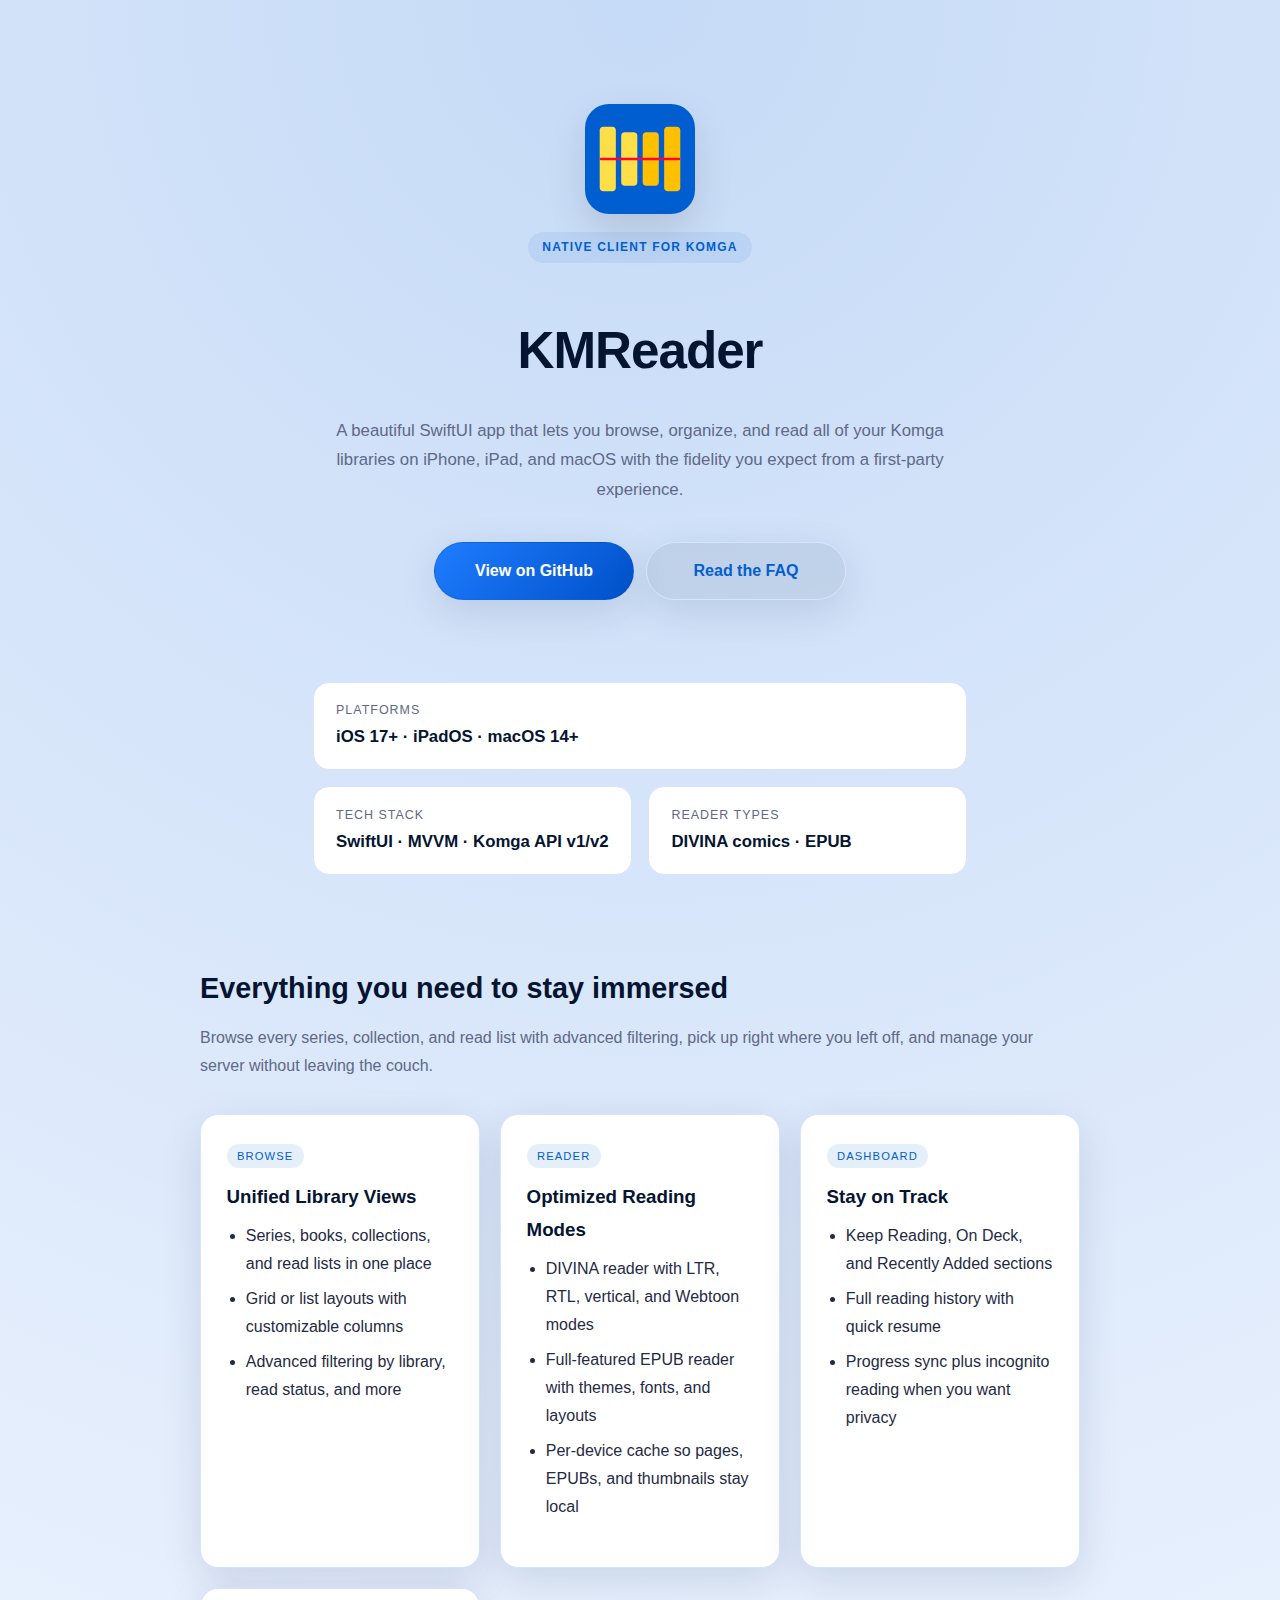
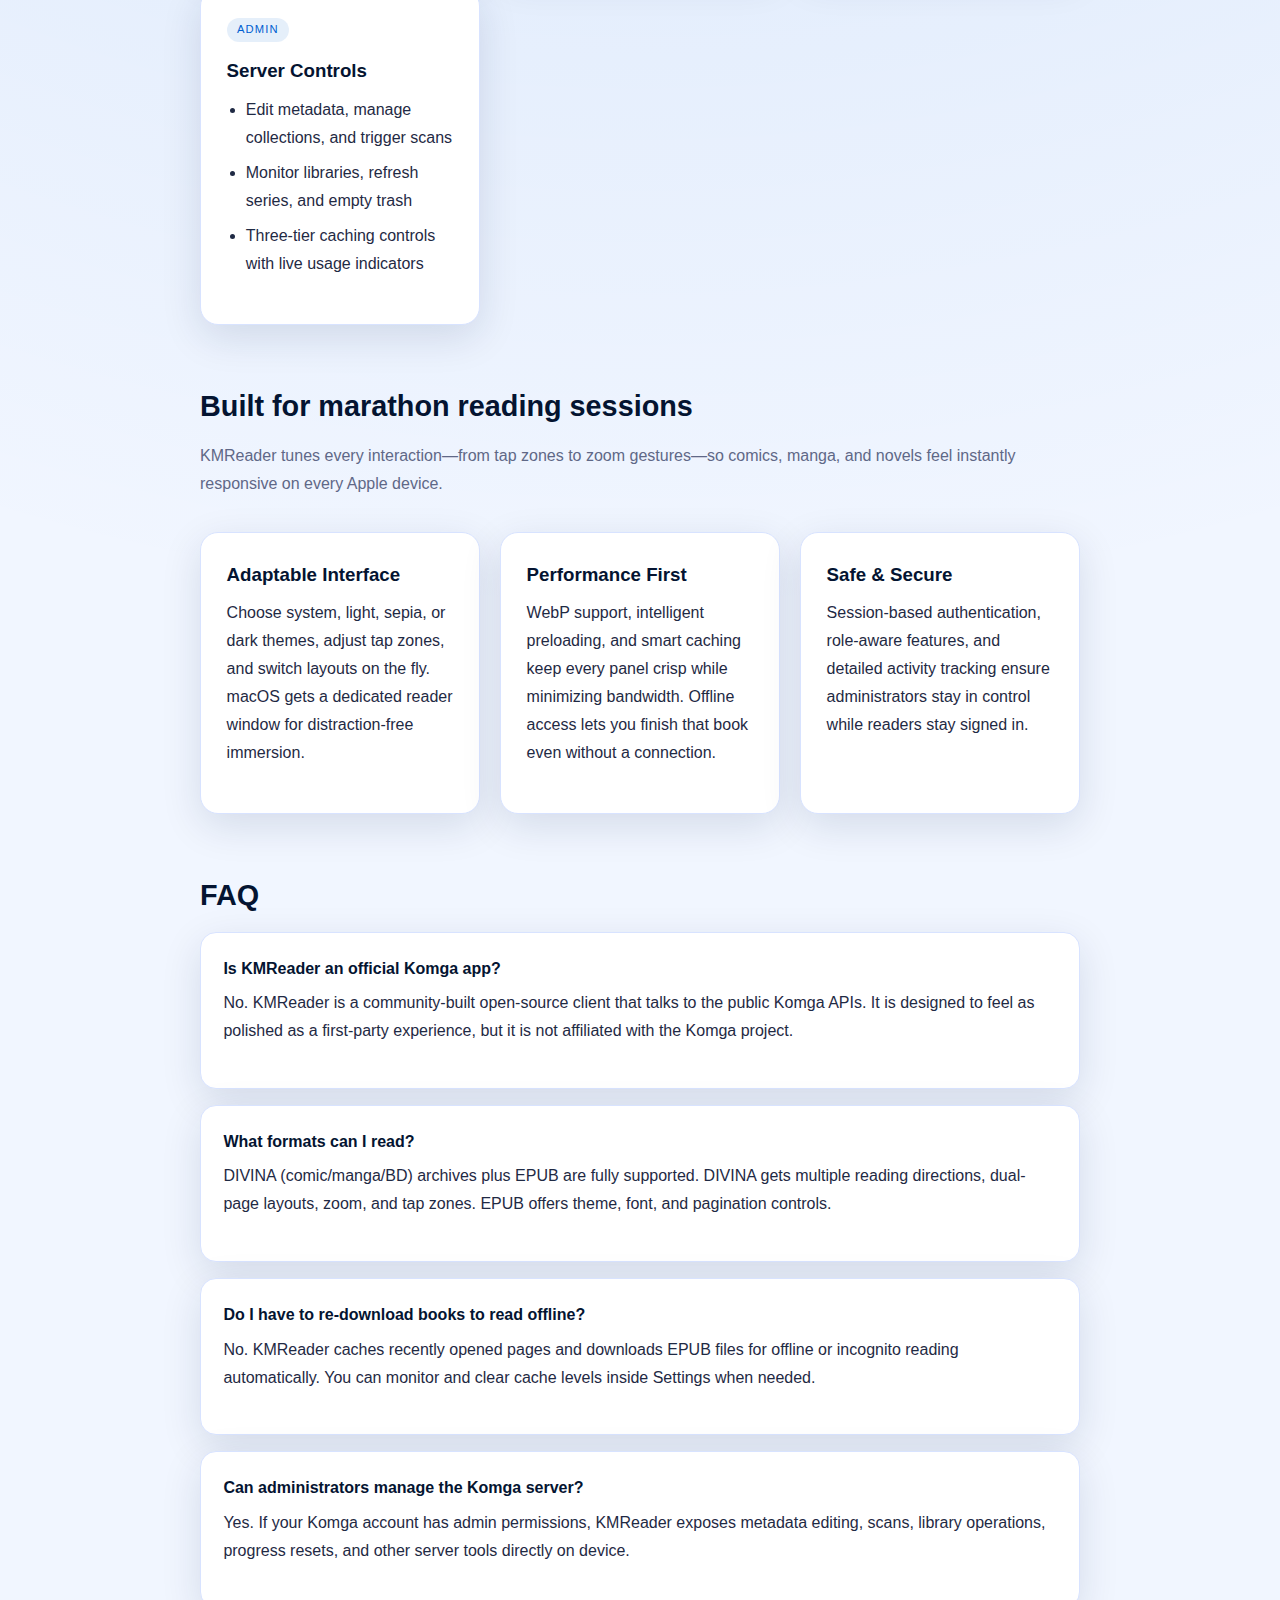
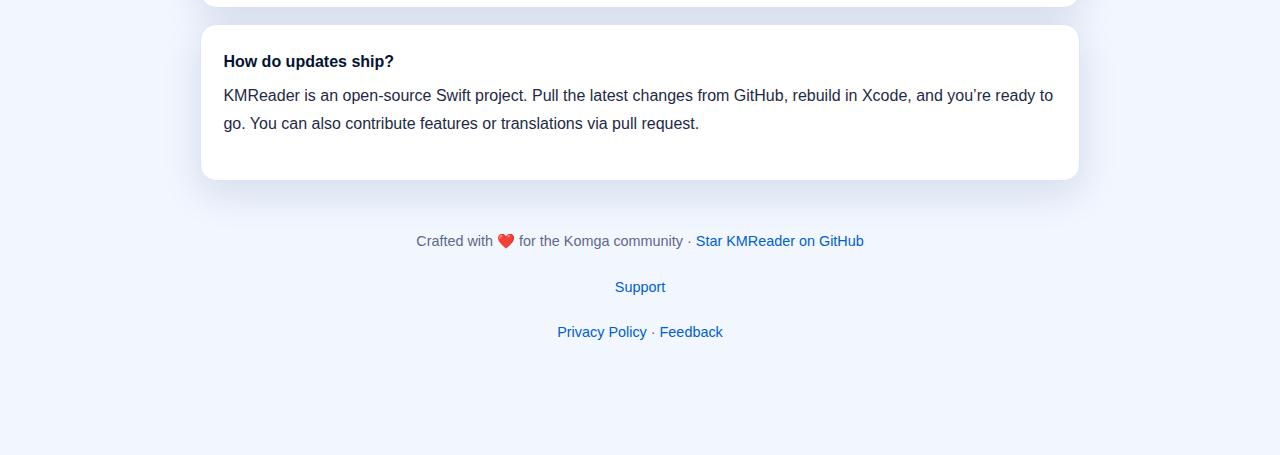
<file: static/index.html>
<!DOCTYPE html>
<html lang="en">
  <head>
    <meta charset="UTF-8" />
    <meta name="viewport" content="width=device-width, initial-scale=1.0" />
    <title>KMReader · Native Komga Reader for iOS & macOS</title>
    <meta
      name="description"
      content="KMReader is a modern, native Komga client for iOS and macOS with powerful browsing, reading, and admin tools."
    />
    <link rel="preconnect" href="https://fonts.googleapis.com" />
    <link rel="preconnect" href="https://fonts.gstatic.com" crossorigin />
    <link
      href="https://fonts.googleapis.com/css2?family=Inter:wght@400;500;600;700&display=swap"
      rel="stylesheet"
    />
    <link rel="stylesheet" href="css/styles.css" />
  </head>
  <body>
    <div class="container">
      <header class="hero">
        <img src="assets/icon.svg" alt="KMReader logo" class="logo" />
        <p class="eyebrow">Native client for Komga</p>
        <h1>KMReader</h1>
        <p class="tagline">
          A beautiful SwiftUI app that lets you browse, organize, and read all
          of your Komga libraries on iPhone, iPad, and macOS with the fidelity
          you expect from a first‑party experience.
        </p>
        <div class="cta">
          <a
            class="button primary"
            href="https://github.com/everpcpc/KMReader"
            target="_blank"
            rel="noreferrer"
            >View on GitHub</a
          >
          <a class="button secondary" href="#faq">Read the FAQ</a>
        </div>
        <div class="meta">
          <div class="meta-card">
            <span>Platforms</span>
            <strong>iOS 17+ · iPadOS · macOS 14+</strong>
          </div>
          <div class="meta-card">
            <span>Tech Stack</span>
            <strong>SwiftUI · MVVM · Komga API v1/v2</strong>
          </div>
          <div class="meta-card">
            <span>Reader Types</span>
            <strong>DIVINA comics · EPUB</strong>
          </div>
        </div>
      </header>

      <section id="features">
        <h2 class="section-title">Everything you need to stay immersed</h2>
        <p class="section-subtitle">
          Browse every series, collection, and read list with advanced
          filtering, pick up right where you left off, and manage your server
          without leaving the couch.
        </p>
        <div class="feature-grid">
          <article class="card">
            <span class="pill">Browse</span>
            <h3>Unified Library Views</h3>
            <ul>
              <li>Series, books, collections, and read lists in one place</li>
              <li>Grid or list layouts with customizable columns</li>
              <li>Advanced filtering by library, read status, and more</li>
            </ul>
          </article>
          <article class="card">
            <span class="pill">Reader</span>
            <h3>Optimized Reading Modes</h3>
            <ul>
              <li>DIVINA reader with LTR, RTL, vertical, and Webtoon modes</li>
              <li>Full-featured EPUB reader with themes, fonts, and layouts</li>
              <li>
                Per-device cache so pages, EPUBs, and thumbnails stay local
              </li>
            </ul>
          </article>
          <article class="card">
            <span class="pill">Dashboard</span>
            <h3>Stay on Track</h3>
            <ul>
              <li>Keep Reading, On Deck, and Recently Added sections</li>
              <li>Full reading history with quick resume</li>
              <li>
                Progress sync plus incognito reading when you want privacy
              </li>
            </ul>
          </article>
          <article class="card">
            <span class="pill">Admin</span>
            <h3>Server Controls</h3>
            <ul>
              <li>Edit metadata, manage collections, and trigger scans</li>
              <li>Monitor libraries, refresh series, and empty trash</li>
              <li>Three-tier caching controls with live usage indicators</li>
            </ul>
          </article>
        </div>
      </section>

      <section id="experience">
        <h2 class="section-title">Built for marathon reading sessions</h2>
        <p class="section-subtitle">
          KMReader tunes every interaction—from tap zones to zoom gestures—so
          comics, manga, and novels feel instantly responsive on every Apple
          device.
        </p>
        <div class="feature-grid">
          <article class="card">
            <h3>Adaptable Interface</h3>
            <p>
              Choose system, light, sepia, or dark themes, adjust tap zones, and
              switch layouts on the fly. macOS gets a dedicated reader window
              for distraction-free immersion.
            </p>
          </article>
          <article class="card">
            <h3>Performance First</h3>
            <p>
              WebP support, intelligent preloading, and smart caching keep every
              panel crisp while minimizing bandwidth. Offline access lets you
              finish that book even without a connection.
            </p>
          </article>
          <article class="card">
            <h3>Safe & Secure</h3>
            <p>
              Session-based authentication, role-aware features, and detailed
              activity tracking ensure administrators stay in control while
              readers stay signed in.
            </p>
          </article>
        </div>
      </section>

      <section id="faq">
        <h2 class="section-title">FAQ</h2>
        <div class="faq-grid">
          <article class="faq-item">
            <h4>Is KMReader an official Komga app?</h4>
            <p>
              No. KMReader is a community-built open-source client that talks to
              the public Komga APIs. It is designed to feel as polished as a
              first-party experience, but it is not affiliated with the Komga
              project.
            </p>
          </article>
          <article class="faq-item">
            <h4>What formats can I read?</h4>
            <p>
              DIVINA (comic/manga/BD) archives plus EPUB are fully supported.
              DIVINA gets multiple reading directions, dual-page layouts, zoom,
              and tap zones. EPUB offers theme, font, and pagination controls.
            </p>
          </article>
          <article class="faq-item">
            <h4>Do I have to re-download books to read offline?</h4>
            <p>
              No. KMReader caches recently opened pages and downloads EPUB files
              for offline or incognito reading automatically. You can monitor
              and clear cache levels inside Settings when needed.
            </p>
          </article>
          <article class="faq-item">
            <h4>Can administrators manage the Komga server?</h4>
            <p>
              Yes. If your Komga account has admin permissions, KMReader exposes
              metadata editing, scans, library operations, progress resets, and
              other server tools directly on device.
            </p>
          </article>
          <article class="faq-item">
            <h4>How do updates ship?</h4>
            <p>
              KMReader is an open-source Swift project. Pull the latest changes
              from GitHub, rebuild in Xcode, and you&rsquo;re ready to go. You
              can also contribute features or translations via pull request.
            </p>
          </article>
        </div>
      </section>

      <footer class="footer">
        <p>
          Crafted with ❤️ for the Komga community ·
          <a href="https://github.com/everpcpc/KMReader" target="_blank" rel="noreferrer"
            >Star KMReader on GitHub</a
          >
        </p>
        <p>
          <a href="mailto:everpcpc+kmreader@icloud.com">Support</a>
        </p>
        <p>
          <a href="privacy/">Privacy Policy</a>
          ·
          <a href="https://kmreader.userjot.com/" target="_blank" rel="noreferrer">Feedback</a>
        </p>
      </footer>
    </div>
  </body>
</html>
</file>
<file: static/css/styles.css>
:root {
  --bg: #f1f6ff;
  --panel: #ffffff;
  --text: #1f2a44;
  --muted: #5f6887;
  --heading: #041431;
  --accent: #005ed1;
  --accent-strong: #ff0335;
  --accent-soft: #ffdf47;
  --border: #d8e3ff;
  --shadow: 0 12px 40px rgba(8, 29, 74, 0.12);
}

*,
*::before,
*::after {
  box-sizing: border-box;
}

body {
  margin: 0;
  font-family: "Avenir Next", Avenir, "Helvetica Neue", Arial, Helvetica,
    sans-serif;
  font-size: 16px;
  line-height: 1.75;
  color: var(--text);
  background: radial-gradient(
      circle at top,
      rgba(0, 94, 209, 0.18),
      transparent 60%
    )
    var(--bg);
  -webkit-font-smoothing: antialiased;
  text-rendering: optimizeLegibility;
}

p,
ul,
ol {
  margin: 0 0 1.25rem;
}

ul,
ol {
  padding-left: 1.2rem;
}

li {
  margin-bottom: 0.45rem;
}

a {
  color: var(--accent);
  text-decoration: none;
}

a:hover,
a:focus {
  color: var(--accent-strong);
}

img {
  max-width: 100%;
  height: auto;
  border-radius: 8px;
}

.container {
  width: min(880px, 90vw);
  margin: 0 auto;
  padding: 64px 0 90px;
}

.hero {
  text-align: center;
  padding: 2.5rem 0 2rem;
  display: flex;
  flex-direction: column;
  align-items: center;
  gap: 0.65rem;
}

.logo {
  width: 110px;
  height: 110px;
  margin-bottom: 0.5rem;
  border-radius: 24px;
  box-shadow: 0 16px 40px rgba(0, 0, 0, 0.12);
}

.eyebrow {
  display: inline-flex;
  align-items: center;
  gap: 0.5rem;
  padding: 0.3rem 0.9rem;
  border-radius: 999px;
  background: rgba(0, 94, 209, 0.08);
  color: var(--accent);
  font-weight: 600;
  letter-spacing: 0.1em;
  text-transform: uppercase;
  font-size: 0.75rem;
}

h1 {
  font-size: clamp(2.4rem, 5vw, 3.2rem);
  margin: 0.8rem 0 0.6rem;
  color: var(--heading);
  letter-spacing: -0.02em;
}

.tagline {
  max-width: 640px;
  margin: 0 auto 1.75rem;
  color: var(--muted);
  font-size: 1.05rem;
}

.multi-server-callout {
  max-width: 640px;
  margin: 0 auto 2rem;
  padding: 1.2rem 1.5rem;
  border-radius: 22px;
  background: linear-gradient(
    135deg,
    rgba(0, 94, 209, 0.12),
    rgba(0, 94, 209, 0.04)
  );
  border: 1px solid rgba(0, 94, 209, 0.18);
  box-shadow: var(--shadow);
  text-align: left;
}

.multi-server-callout strong {
  display: block;
  font-size: 0.95rem;
  color: var(--heading);
}

.multi-server-callout p {
  margin: 0.2rem 0 0;
  color: var(--text);
}

.cta {
  display: flex;
  justify-content: center;
  gap: 0.75rem;
  flex-wrap: wrap;
  margin-bottom: 2.5rem;
}

.button {
  min-width: 200px;
  padding: 0.85rem 1.8rem;
  border-radius: 999px;
  font-weight: 600;
  border: 1px solid var(--border);
  transition: background 0.2s ease, color 0.2s ease, transform 0.2s ease;
  color: var(--heading);
  background: var(--panel);
  box-shadow: var(--shadow);
  text-align: center;
}

.button.primary {
  background: linear-gradient(135deg, #1f7dff, #0050c8);
  color: #ffffff;
  border-color: rgba(0, 80, 200, 0.3);
}

.button.secondary {
  background: rgba(4, 20, 49, 0.08);
  color: var(--accent);
}

.button:hover {
  transform: translateY(-1px);
}

.meta {
  display: grid;
  grid-template-columns: repeat(2, 1fr);
  gap: 1rem;
  margin-top: 2rem;
  max-width: 800px;
  margin-left: auto;
  margin-right: auto;
}

.meta-card:first-child {
  grid-column: 1 / -1;
}

@media (max-width: 768px) {
  .meta {
    grid-template-columns: 1fr;
  }

  .meta-card:first-child {
    grid-column: 1;
  }
}

.meta-card {
  padding: 1.1rem 1.4rem;
  border-radius: 16px;
  background: var(--panel);
  border: 1px solid var(--border);
  text-align: left;
}

.meta-card span {
  display: block;
  font-size: 0.78rem;
  text-transform: uppercase;
  letter-spacing: 0.08em;
  color: var(--muted);
}

.meta-card strong {
  font-size: 1.05rem;
  color: var(--heading);
}

section {
  margin-top: 3.5rem;
}

.section-title {
  font-size: 1.8rem;
  margin-bottom: 0.7rem;
  color: var(--heading);
}

.section-subtitle {
  color: var(--muted);
  margin-bottom: 2.1rem;
}

.privacy-wrapper {
  width: min(720px, 90vw);
  margin: 0 auto;
  padding: 64px 0 90px;
}

.privacy-hero {
  text-align: left;
  display: flex;
  flex-direction: column;
  gap: 0.75rem;
  margin-bottom: 2.5rem;
}

.back-link {
  align-self: flex-start;
  font-size: 0.9rem;
  color: var(--muted);
}

.privacy-hero h1 {
  margin: 0;
  font-size: clamp(2rem, 4.5vw, 2.8rem);
  color: var(--heading);
}

.privacy-tagline {
  margin: 0;
  color: var(--muted);
  max-width: 520px;
}

.privacy-section {
  background: var(--panel);
  border: 1px solid var(--border);
  border-radius: 18px;
  padding: 1.6rem 1.8rem;
  box-shadow: var(--shadow);
  margin-bottom: 1.5rem;
}

.privacy-section h2 {
  margin: 0 0 0.4rem;
  color: var(--heading);
}

.privacy-list {
  padding-left: 1.2rem;
  margin: 0 0 1.2rem;
}

.privacy-contact {
  border: 1px solid rgba(0, 94, 209, 0.18);
  border-radius: 24px;
  padding: 2rem;
  background: linear-gradient(
    135deg,
    rgba(0, 94, 209, 0.12),
    rgba(0, 94, 209, 0.04)
  );
  box-shadow: var(--shadow);
  margin-top: 2.5rem;
}

.privacy-contact h2 {
  margin-top: 0;
  color: var(--heading);
}

.privacy-updated {
  margin: 1.5rem 0 0;
  font-size: 0.9rem;
  color: var(--muted);
}

.feature-grid {
  display: grid;
  grid-template-columns: repeat(3, 1fr);
  gap: 1.25rem;
}

@media (max-width: 1024px) {
  .feature-grid {
    grid-template-columns: repeat(2, 1fr);
  }
}

@media (max-width: 768px) {
  .feature-grid {
    grid-template-columns: 1fr;
  }
}

.card {
  background: var(--panel);
  border: 1px solid var(--border);
  border-radius: 18px;
  padding: 1.6rem;
  box-shadow: var(--shadow);
}

.card h3 {
  margin: 0 0 0.5rem;
  color: var(--heading);
}

.pill {
  display: inline-block;
  padding: 0.15rem 0.65rem;
  font-size: 0.7rem;
  border-radius: 999px;
  background: rgba(0, 94, 209, 0.1);
  color: var(--accent);
  margin-bottom: 0.8rem;
  text-transform: uppercase;
  letter-spacing: 0.1em;
}

.faq-grid {
  display: grid;
  gap: 1rem;
}

.faq-item {
  background: var(--panel);
  border: 1px solid var(--border);
  border-radius: 16px;
  padding: 1.4rem;
  box-shadow: var(--shadow);
}

.faq-item h4 {
  margin: 0 0 0.4rem;
  color: var(--heading);
}

.footer {
  text-align: center;
  padding: 3rem 0 0;
  color: var(--muted);
  font-size: 0.9rem;
}

.footer a {
  color: var(--accent);
}

@media (max-width: 640px) {
  body {
    font-size: 15px;
  }

  .cta {
    flex-direction: column;
  }

  .button {
    width: 100%;
  }
}
</file>
